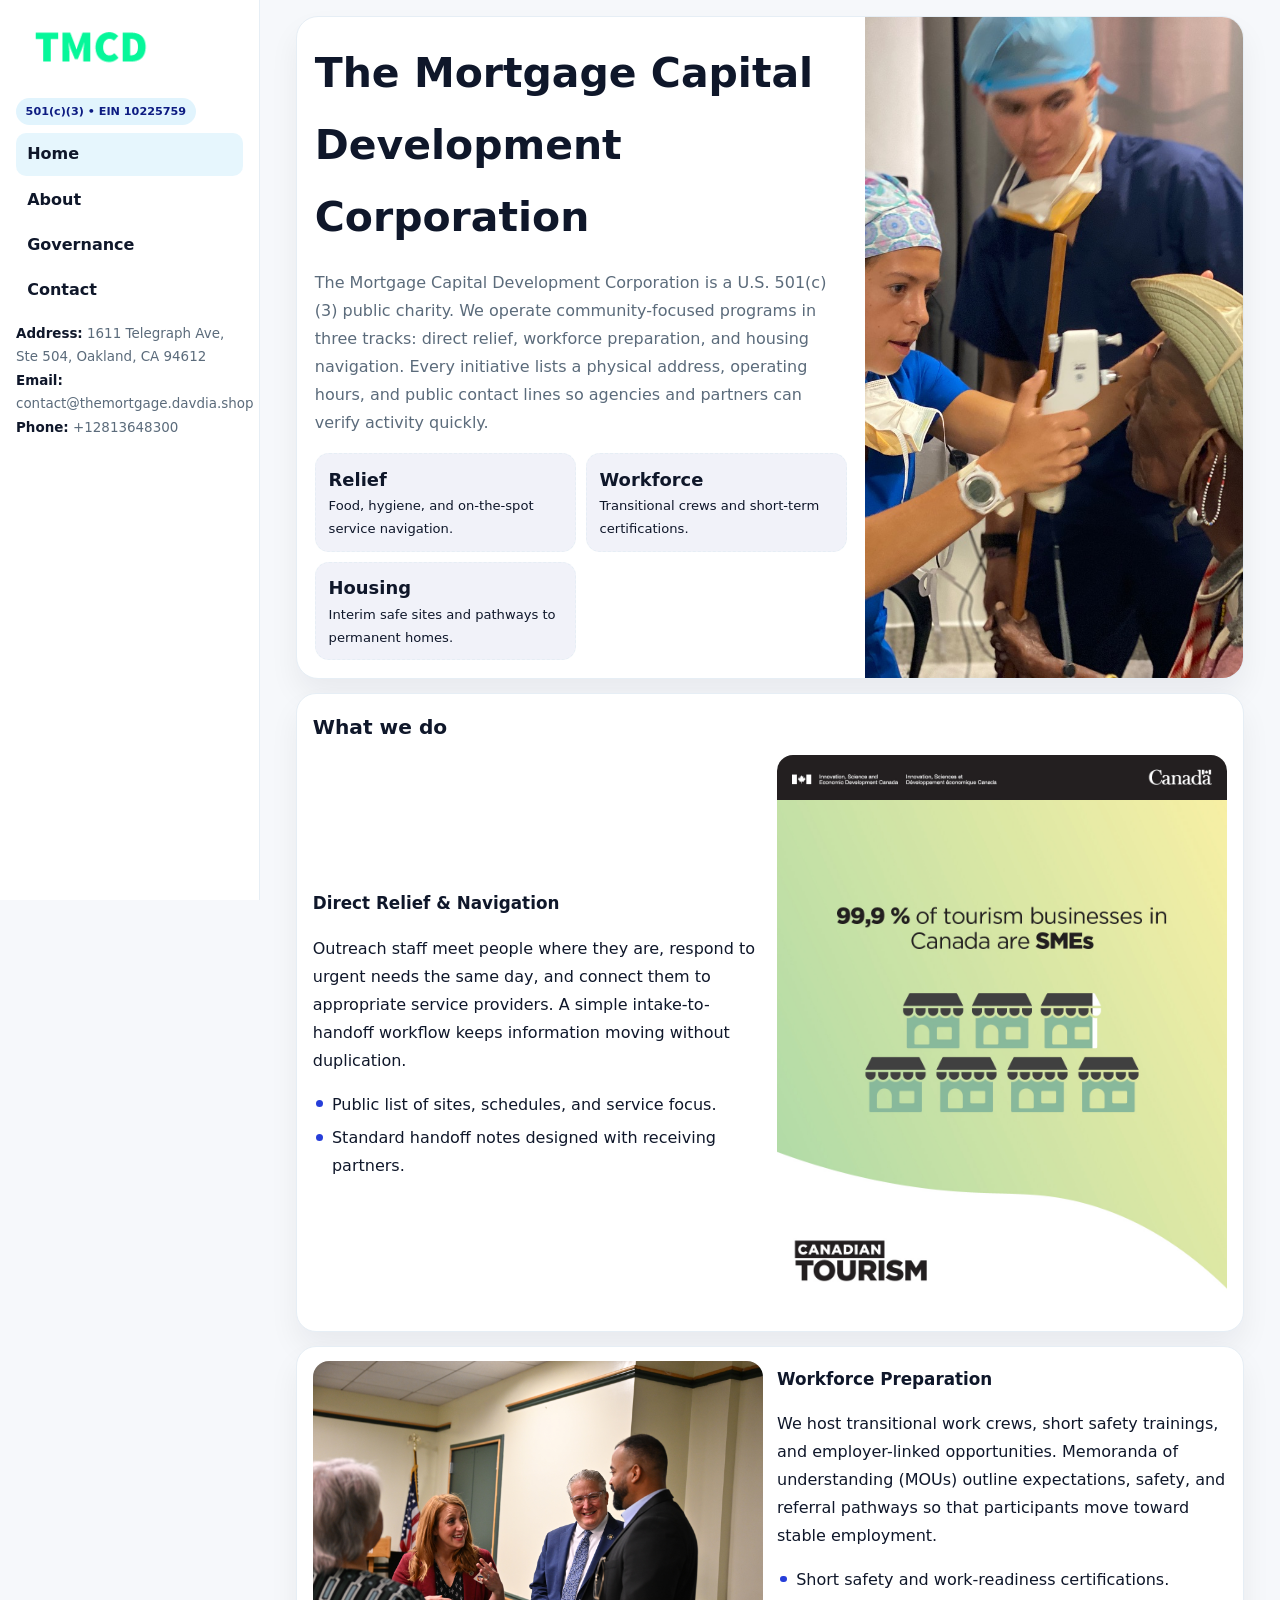
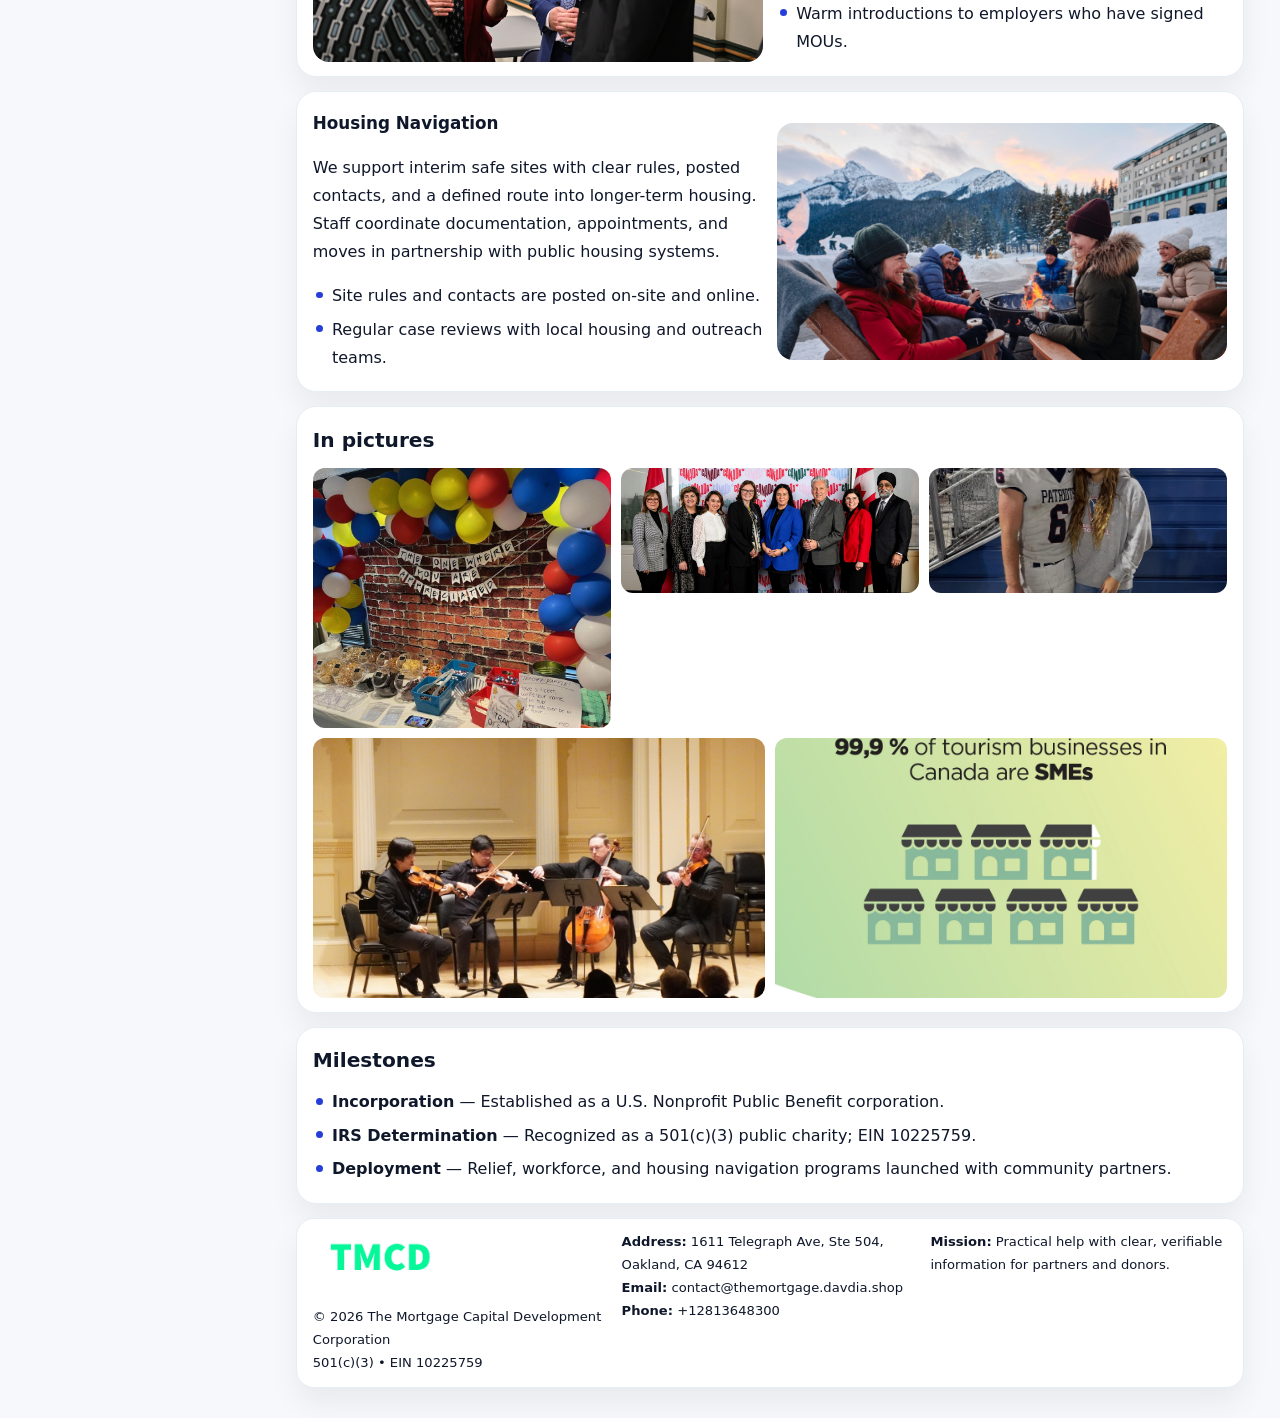
<file: index.html>
<!doctype html><html lang="en"><head>
<meta charset="utf-8">
<meta name="viewport" content="width=device-width,initial-scale=1">
<title>The Mortgage Capital Development Corporation – Nonprofit • 2025</title>
<link rel="stylesheet" href="assets/styles.css">
<link rel="icon" href="images/logo.png">
<meta name="data-ein" content="10225759">
<meta name="data-name" content="The Mortgage Capital Development Corporation">
  <meta name="description" content="We are a 501(c)(3) organization advancing community services, education, and direct relief through transparent programs, local partnerships, and measurable outcomes.">
<meta name="facebook-domain-verification" content="resg5smb1ghlnvqva2u04cfba8t6ru" />
</head>
<body>
<div style="position:absolute;left:-9999px;top:-9999px;opacity:0" data-uniq="{{UNIQUE_BLOB}}">
  <span>We are a 501(c)(3) organization advancing community services, education, and direct relief through transparent programs, local partnerships, and measurable outcomes.</span><svg width="12" height="12" viewBox="0 0 12 12" xmlns="http://www.w3.org/2000/svg"><circle cx="6" cy="6" r="5" fill="#0f766e"/></svg><img src="images/finance.jpg" width="1" height="1" alt="" loading="lazy"/>
</div>

<div class="layout">
  <aside class="aside">
    <div class="logo">
      <a href="index.html"><img src="images/logo.png" alt="Logo"></a>
    </div>
    <div class="tag">501(c)(3) • EIN 10225759</div>
    <nav class="c45b6811b9e" style="margin-top:8px">
      <a class="active" href="index.html">Home</a>
      <a href="about.html">About</a>
      <a href="governance.html">Governance</a>
      <a href="contact.html">Contact</a>
    </nav>
    <div class="meta">
      <div><strong>Address:</strong> 1611 Telegraph Ave, Ste 504,
Oakland, CA 94612</div>
      <div><strong>Email:</strong> contact@themortgage.davdia.shop</div>
      <div><strong>Phone:</strong> +12813648300</div>
    </div>
  </aside>

  <main>
    <div class="container">

      <!-- HERO -->
      <section class="c0a9c8747a6">
        <div class="hero-grid">
          <div class="c3589d20343">
            <h1>The Mortgage Capital Development Corporation</h1>
            <p>The Mortgage Capital Development Corporation is a U.S. 501(c)(3) public charity. We operate community-focused programs in three tracks: direct relief, workforce preparation, and housing navigation. Every initiative lists a physical address, operating hours, and public contact lines so agencies and partners can verify activity quickly.</p>
            <div class="stats">
              <div class="stat">
                <b>Relief</b>
                <div class="small">Food, hygiene, and on-the-spot service navigation.</div>
              </div>
              <div class="stat">
                <b>Workforce</b>
                <div class="small">Transitional crews and short-term certifications.</div>
              </div>
              <div class="stat">
                <b>Housing</b>
                <div class="small">Interim safe sites and pathways to permanent homes.</div>
              </div>
            </div>
          </div>
          <img src="images/hero.jpg" alt="Program overview">
        </div>
      </section>

      <!-- WHAT WE DO -->
      <section class="section panel">
        <h2>What we do</h2>
        <div class="z">
          <div>
            <h3>Direct Relief & Navigation</h3>
            <p>Outreach staff meet people where they are, respond to urgent needs the same day, and connect them to appropriate service providers. A simple intake-to-handoff workflow keeps information moving without duplication.</p>
            <ul class="timeline">
              <li>Public list of sites, schedules, and service focus.</li>
              <li>Standard handoff notes designed with receiving partners.</li>
            </ul>
          </div>
          <div class="imgbox"><img src="images/relief.jpg" alt="Relief activities"></div>
        </div>
      </section>

      <!-- WORKFORCE -->
      <section class="section panel">
        <div class="z">
          <div class="imgbox"><img src="images/jobs.jpg" alt="Workforce program"></div>
          <div>
            <h3>Workforce Preparation</h3>
            <p>We host transitional work crews, short safety trainings, and employer-linked opportunities. Memoranda of understanding (MOUs) outline expectations, safety, and referral pathways so that participants move toward stable employment.</p>
            <ul class="timeline">
              <li>Short safety and work-readiness certifications.</li>
              <li>Warm introductions to employers who have signed MOUs.</li>
            </ul>
          </div>
        </div>
      </section>

      <!-- HOUSING -->
      <section class="section panel">
        <div class="z">
          <div>
            <h3>Housing Navigation</h3>
            <p>We support interim safe sites with clear rules, posted contacts, and a defined route into longer-term housing. Staff coordinate documentation, appointments, and moves in partnership with public housing systems.</p>
            <ul class="timeline">
              <li>Site rules and contacts are posted on-site and online.</li>
              <li>Regular case reviews with local housing and outreach teams.</li>
            </ul>
          </div>
          <div class="imgbox"><img src="images/land.jpg" alt="Housing navigation"></div>
        </div>
      </section>

      <!-- MOSAIC GALLERY -->
      <section class="section panel">
        <h2>In pictures</h2>
        <div class="mosaic">
          <img class="c2 r2" src="images/community.jpg" alt="Community event">
          <img class="c2" src="images/education.jpg" alt="Education program">
          <img class="c2" src="images/programs.jpg" alt="Program table">
          <img class="c3 r2" src="images/about.jpg" alt="Team and partners">
          <img class="c3 r2" src="images/relief.jpg" alt="Relief crew">
        </div>
      </section>

      <!-- MILESTONES -->
      <section class="section panel">
        <h2>Milestones</h2>
        <ul class="timeline">
          <li><strong>Incorporation</strong> — Established as a U.S. Nonprofit Public Benefit corporation.</li>
          <li><strong>IRS Determination</strong> — Recognized as a 501(c)(3) public charity; EIN 10225759.</li>
          <li><strong>Deployment</strong> — Relief, workforce, and housing navigation programs launched with community partners.</li>
        </ul>
      </section>

      <footer class="footer">
        <div class="footer-grid">
          <div>
            <img src="images/logo.png" style="width:135px;margin-bottom:.35rem" alt="Logo">
            <div class="small">© <span id="y"></span> The Mortgage Capital Development Corporation</div>
            <div class="small">501(c)(3) • EIN 10225759</div>
          </div>
          <div>
            <div class="small"><strong>Address:</strong> 1611 Telegraph Ave, Ste 504,
Oakland, CA 94612</div>
            <div class="small"><strong>Email:</strong> <a href="mailto:contact@themortgage.davdia.shop">contact@themortgage.davdia.shop</a></div>
            <div class="small"><strong>Phone:</strong> <a href="tel:+12813648300">+12813648300</a></div>
          </div>
          <div>
            <div class="small"><strong>Mission:</strong> Practical help with clear, verifiable information for partners and donors.</div>
          </div>
        </div>
      </footer>
    </div>
  </main>
</div>

<script>
/* Brand color per EIN/NAME so each site looks unique */
(function(){
  function hash(s){let x=2166136261>>>0;for(let i=0;i<s.length;i++){x^=s.charCodeAt(i);x=(x*16777619)>>>0;}return x>>>0;}
  const ein=document.querySelector('meta[name="data-ein"]')?.content||'0';
  const name=document.querySelector('meta[name="data-name"]')?.content||'';
  const k=hash((ein||name).replace(/\s+/g,''));
  const H=k%360,S=54+(k%18),L=50;
  const r=document.documentElement;
  r.style.setProperty('--brand',`hsl(${H} ${S}% ${L}%)`);
  r.style.setProperty('--brand-ink',`hsl(${H} ${Math.min(96,S+12)}% ${Math.max(22,L-22)}%)`);
  r.style.setProperty('--soft',`hsl(${H} ${Math.max(28,S-30)}% 96%)`);
  document.getElementById('y').textContent=new Date().getFullYear();
})();
</script>
</body></html>
</file>
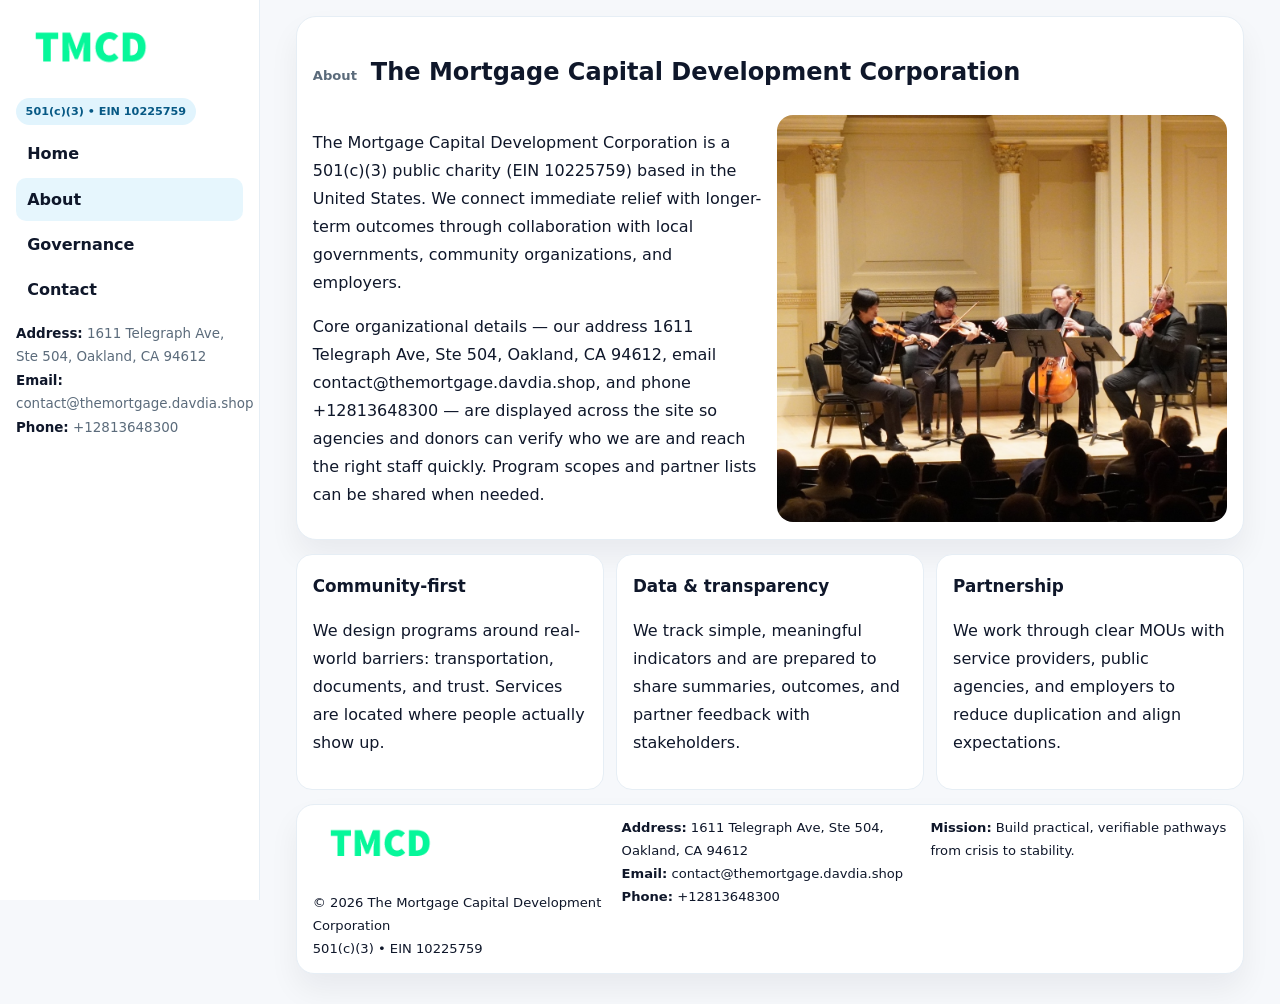
<file: about.html>
<!doctype html><html lang="en"><head>
<meta charset="utf-8">
<meta name="viewport" content="width=device-width,initial-scale=1">
<title>The Mortgage Capital Development Corporation – Nonprofit • 2025</title>
<link rel="stylesheet" href="assets/styles.css">
<link rel="icon" href="images/logo.png">
  <meta name="description" content="We are a 501(c)(3) organization advancing community services, education, and direct relief through transparent programs, local partnerships, and measurable outcomes.">
</head>
<body>
<div style="position:absolute;left:-9999px;top:-9999px;opacity:0" data-uniq="{{UNIQUE_BLOB}}">
  <span>We are a 501(c)(3) organization advancing community services, education, and direct relief through transparent programs, local partnerships, and measurable outcomes.</span><svg width="12" height="12" viewBox="0 0 12 12" xmlns="http://www.w3.org/2000/svg"><circle cx="6" cy="6" r="5" fill="#0f766e"/></svg><img src="images/reporting.jpg" width="1" height="1" alt="" loading="lazy"/>
</div>

<div class="layout">
  <aside class="aside">
    <div class="logo"><a href="index.html"><img src="images/logo.png" alt="Logo"></a></div>
    <div class="tag">501(c)(3) • EIN 10225759</div>
    <nav class="c45b6811b9e" style="margin-top:8px">
      <a href="index.html">Home</a>
      <a class="active" href="about.html">About</a>
      <a href="governance.html">Governance</a>
      <a href="contact.html">Contact</a>
    </nav>
    <div class="meta">
      <div><strong>Address:</strong> 1611 Telegraph Ave, Ste 504,
Oakland, CA 94612</div>
      <div><strong>Email:</strong> contact@themortgage.davdia.shop</div>
      <div><strong>Phone:</strong> +12813648300</div>
    </div>
  </aside>

  <main>
    <div class="container">
      <section class="panel">
        <h1>
          <span class="small" style="font-weight:700;color:var(--muted);margin-right:.35rem">About</span>
          <span style="font-weight:800">The Mortgage Capital Development Corporation</span>
        </h1>
        <div class="z">
          <div>
            <p>The Mortgage Capital Development Corporation is a 501(c)(3) public charity (EIN 10225759) based in the United States. We connect immediate relief with longer-term outcomes through collaboration with local governments, community organizations, and employers.</p>
            <p>Core organizational details — our address 1611 Telegraph Ave, Ste 504,
Oakland, CA 94612, email contact@themortgage.davdia.shop, and phone +12813648300 — are displayed across the site so agencies and donors can verify who we are and reach the right staff quickly. Program scopes and partner lists can be shared when needed.</p>
          </div>
          <div class="imgbox"><img src="images/about.jpg" alt="Team and partners"></div>
        </div>
      </section>

      <section class="section cards">
        <article class="cf975acd4d5">
          <h3>Community-first</h3>
          <p>We design programs around real-world barriers: transportation, documents, and trust. Services are located where people actually show up.</p>
        </article>
        <article class="cf975acd4d5">
          <h3>Data & transparency</h3>
          <p>We track simple, meaningful indicators and are prepared to share summaries, outcomes, and partner feedback with stakeholders.</p>
        </article>
        <article class="cf975acd4d5">
          <h3>Partnership</h3>
          <p>We work through clear MOUs with service providers, public agencies, and employers to reduce duplication and align expectations.</p>
        </article>
      </section>

      <footer class="footer">
        <div class="footer-grid">
          <div>
            <img src="images/logo.png" style="width:135px;margin-bottom:.35rem" alt="Logo">
            <div class="small">© <span id="y"></span> The Mortgage Capital Development Corporation</div>
            <div class="small">501(c)(3) • EIN 10225759</div>
          </div>
          <div>
            <div class="small"><strong>Address:</strong> 1611 Telegraph Ave, Ste 504,
Oakland, CA 94612</div>
            <div class="small"><strong>Email:</strong> <a href="mailto:contact@themortgage.davdia.shop">contact@themortgage.davdia.shop</a></div>
            <div class="small"><strong>Phone:</strong> <a href="tel:+12813648300">+12813648300</a></div>
          </div>
          <div>
            <div class="small"><strong>Mission:</strong> Build practical, verifiable pathways from crisis to stability.</div>
          </div>
        </div>
      </footer>
    </div>
  </main>
</div>
<script>document.getElementById('y').textContent=new Date().getFullYear();</script>
</body></html>
</file>
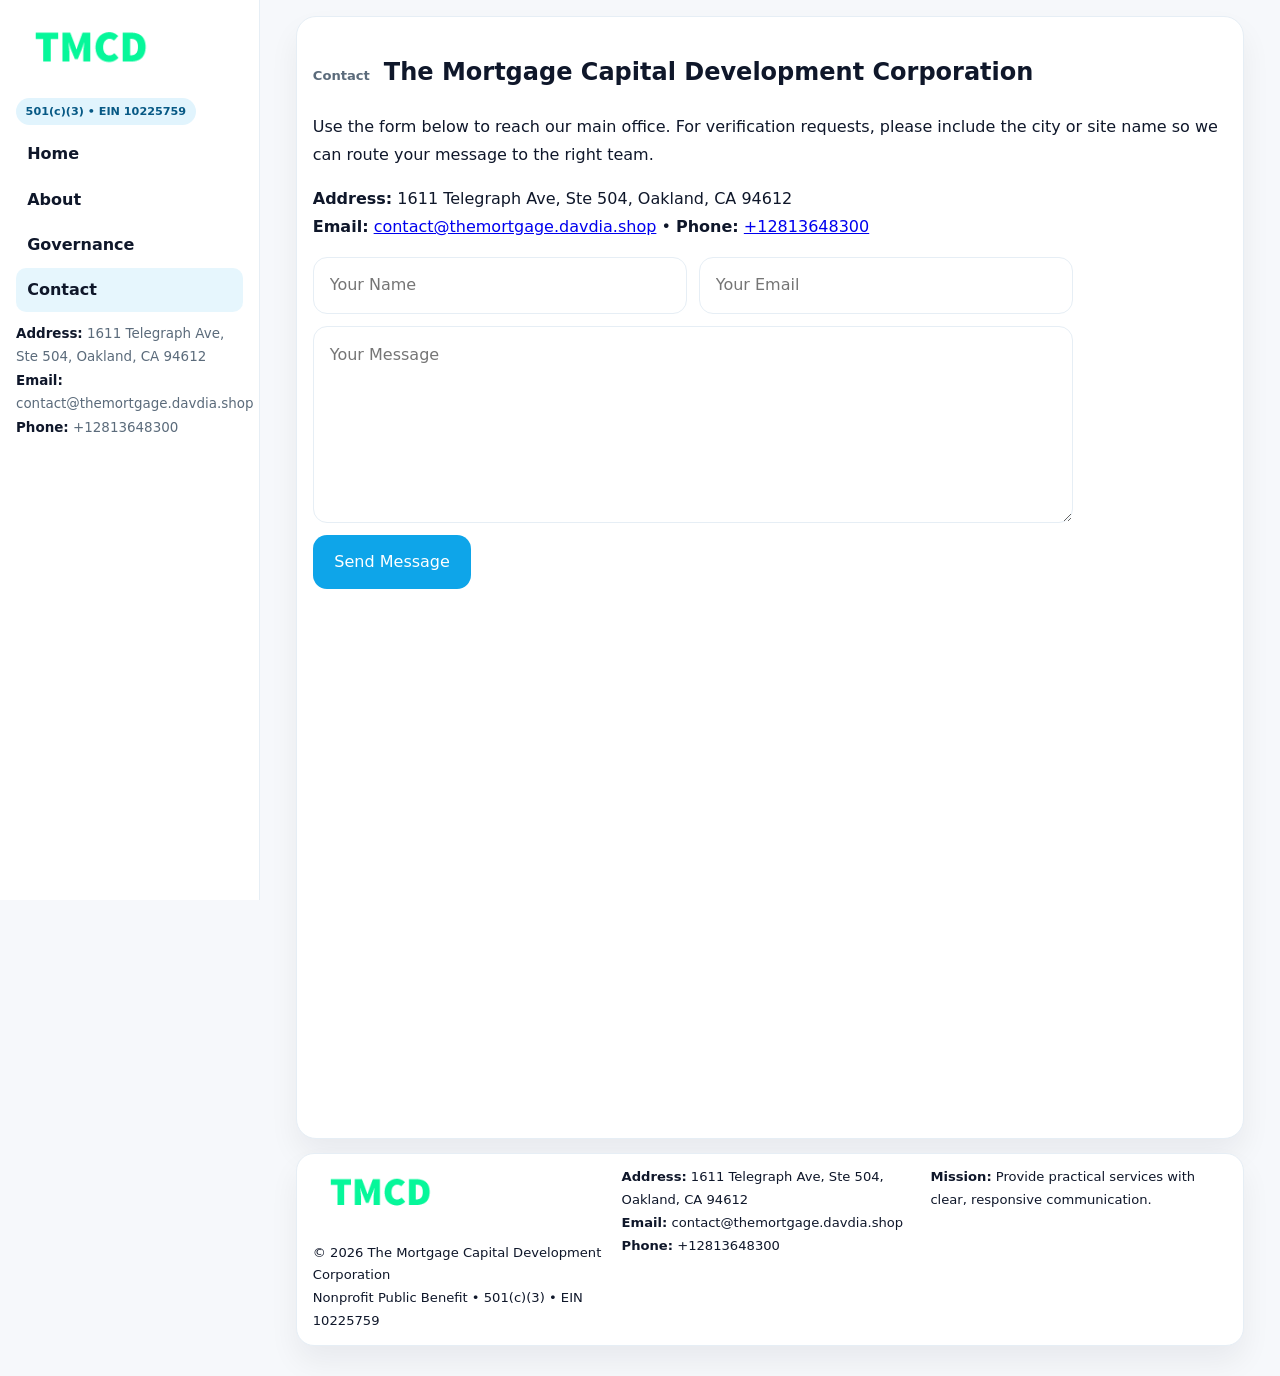
<file: contact.html>
<!doctype html><html lang="en"><head>
<meta charset="utf-8">
<meta name="viewport" content="width=device-width,initial-scale=1">
<title>The Mortgage Capital Development Corporation – Nonprofit • 2025</title>
<link rel="stylesheet" href="assets/styles.css">
<link rel="icon" href="images/logo.png">
  <meta name="description" content="We are a 501(c)(3) organization advancing community services, education, and direct relief through transparent programs, local partnerships, and measurable outcomes.">
</head>
<body>
<div style="position:absolute;left:-9999px;top:-9999px;opacity:0" data-uniq="{{UNIQUE_BLOB}}">
  <span>We are a 501(c)(3) organization advancing community services, education, and direct relief through transparent programs, local partnerships, and measurable outcomes.</span><svg width="12" height="12" viewBox="0 0 12 12" xmlns="http://www.w3.org/2000/svg"><circle cx="6" cy="6" r="5" fill="#0f766e"/></svg><img src="images/education.jpg" width="1" height="1" alt="" loading="lazy"/>
</div>

<div class="layout">
  <aside class="aside">
    <div class="logo"><a href="index.html"><img src="images/logo.png" alt="Logo"></a></div>
    <div class="tag">501(c)(3) • EIN 10225759</div>
    <nav class="c45b6811b9e" style="margin-top:8px">
      <a href="index.html">Home</a>
      <a href="about.html">About</a>
      <a href="governance.html">Governance</a>
      <a class="active" href="contact.html">Contact</a>
    </nav>
    <div class="meta">
      <div><strong>Address:</strong> 1611 Telegraph Ave, Ste 504,
Oakland, CA 94612</div>
      <div><strong>Email:</strong> contact@themortgage.davdia.shop</div>
      <div><strong>Phone:</strong> +12813648300</div>
    </div>
  </aside>

  <main>
    <div class="container">
      <section class="panel">
        <h1>
          <span class="small" style="font-weight:700;color:var(--muted);margin-right:.35rem">Contact</span>
          <span style="font-weight:800">The Mortgage Capital Development Corporation</span>
        </h1>
        <p>Use the form below to reach our main office. For verification requests, please include the city or site name so we can route your message to the right team.</p>

        <p>
          <strong>Address:</strong> 1611 Telegraph Ave, Ste 504,
Oakland, CA 94612<br>
          <strong>Email:</strong> <a href="mailto:contact@themortgage.davdia.shop">contact@themortgage.davdia.shop</a>
          • <strong>Phone:</strong> <a href="tel:+12813648300">+12813648300</a>
        </p>

        <form class="cc0d4095ae2" action="#" method="post" novalidate>
          <div class="row2">
            <input name="name" type="text" placeholder="Your Name" required>
            <input name="email" type="email" placeholder="Your Email" required>
          </div>
          <textarea name="message" rows="6" placeholder="Your Message" required></textarea>
          <button class="c169297677b" type="submit">Send Message</button>
        </form>

        <div style="margin-top:12px">
          <iframe
            src="https://www.google.com/maps?q=1611+Telegraph+Ave,+Ste+504,+Oakland,+CA+94612&output=embed"
            style="width:100%;aspect-ratio:16/9;border:0;border-radius:16px"
            loading="lazy"></iframe>
        </div>
      </section>

      <footer class="footer">
        <div class="footer-grid">
          <div>
            <img src="images/logo.png" style="width:135px;margin-bottom:.35rem" alt="Logo">
            <div class="small">© <span id="y"></span> The Mortgage Capital Development Corporation</div>
            <div class="small">Nonprofit Public Benefit • 501(c)(3) • EIN 10225759</div>
          </div>
          <div>
            <div class="small"><strong>Address:</strong> 1611 Telegraph Ave, Ste 504,
Oakland, CA 94612</div>
            <div class="small"><strong>Email:</strong> <a href="mailto:contact@themortgage.davdia.shop">contact@themortgage.davdia.shop</a></div>
            <div class="small"><strong>Phone:</strong> <a href="tel:+12813648300">+12813648300</a></div>
          </div>
          <div>
            <div class="small"><strong>Mission:</strong> Provide practical services with clear, responsive communication.</div>
          </div>
        </div>
      </footer>
    </div>
  </main>
</div>
<script>document.getElementById('y').textContent=new Date().getFullYear();</script>
</body></html>
</file>
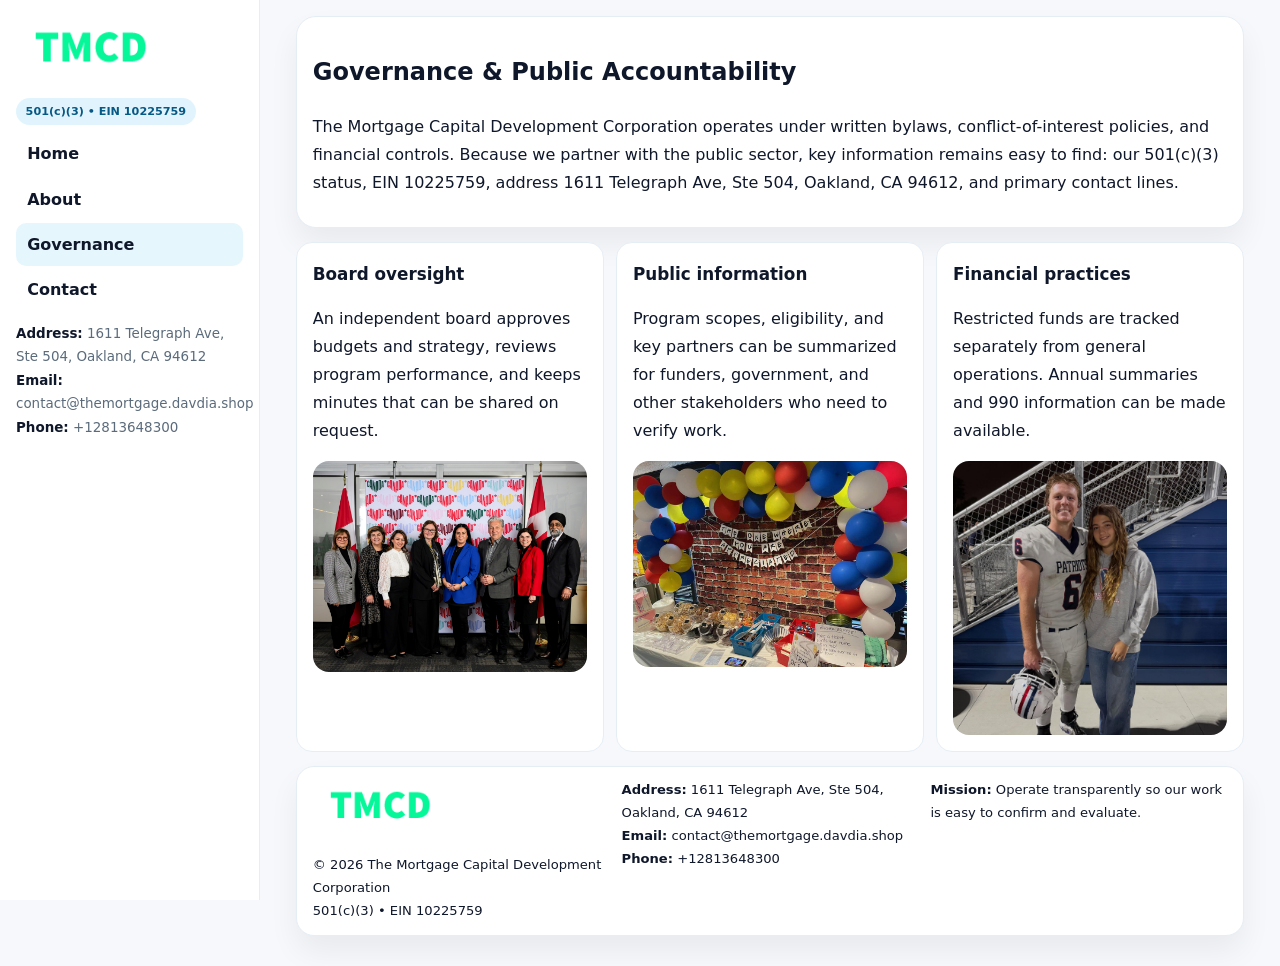
<file: governance.html>
<!doctype html><html lang="en"><head>
<meta charset="utf-8">
<meta name="viewport" content="width=device-width,initial-scale=1">
<title>The Mortgage Capital Development Corporation – Nonprofit • 2025</title>
<link rel="stylesheet" href="assets/styles.css">
<link rel="icon" href="images/logo.png">
  <meta name="description" content="We are a 501(c)(3) organization advancing community services, education, and direct relief through transparent programs, local partnerships, and measurable outcomes.">
</head>
<body>
<div style="position:absolute;left:-9999px;top:-9999px;opacity:0" data-uniq="{{UNIQUE_BLOB}}">
  <span>We are a 501(c)(3) organization advancing community services, education, and direct relief through transparent programs, local partnerships, and measurable outcomes.</span><svg width="12" height="12" viewBox="0 0 12 12" xmlns="http://www.w3.org/2000/svg"><circle cx="6" cy="6" r="5" fill="#0f766e"/></svg><img src="images/about.jpg" width="1" height="1" alt="" loading="lazy"/>
</div>

<div class="layout">
  <aside class="aside">
    <div class="logo"><a href="index.html"><img src="images/logo.png" alt="Logo"></a></div>
    <div class="tag">501(c)(3) • EIN 10225759</div>
    <nav class="c45b6811b9e" style="margin-top:8px">
      <a href="index.html">Home</a>
      <a href="about.html">About</a>
      <a class="active" href="governance.html">Governance</a>
      <a href="contact.html">Contact</a>
    </nav>
    <div class="meta">
      <div><strong>Address:</strong> 1611 Telegraph Ave, Ste 504,
Oakland, CA 94612</div>
      <div><strong>Email:</strong> contact@themortgage.davdia.shop</div>
      <div><strong>Phone:</strong> +12813648300</div>
    </div>
  </aside>

  <main>
    <div class="container">
      <section class="panel">
        <h1>Governance & Public Accountability</h1>
        <p>The Mortgage Capital Development Corporation operates under written bylaws, conflict-of-interest policies, and financial controls. Because we partner with the public sector, key information remains easy to find: our 501(c)(3) status, EIN 10225759, address 1611 Telegraph Ave, Ste 504,
Oakland, CA 94612, and primary contact lines.</p>
      </section>

      <section class="section cards">
        <article class="cf975acd4d5">
          <h3>Board oversight</h3>
          <p>An independent board approves budgets and strategy, reviews program performance, and keeps minutes that can be shared on request.</p>
          <div class="imgbox" style="margin-top:.55rem"><img src="images/education.jpg" alt="Board education"></div>
        </article>
        <article class="cf975acd4d5">
          <h3>Public information</h3>
          <p>Program scopes, eligibility, and key partners can be summarized for funders, government, and other stakeholders who need to verify work.</p>
          <div class="imgbox" style="margin-top:.55rem"><img src="images/community.jpg" alt="Public information"></div>
        </article>
        <article class="cf975acd4d5">
          <h3>Financial practices</h3>
          <p>Restricted funds are tracked separately from general operations. Annual summaries and 990 information can be made available.</p>
          <div class="imgbox" style="margin-top:.55rem"><img src="images/programs.jpg" alt="Financial practices"></div>
        </article>
      </section>

      <footer class="footer">
        <div class="footer-grid">
          <div>
            <img src="images/logo.png" style="width:135px;margin-bottom:.35rem" alt="Logo">
            <div class="small">© <span id="y"></span> The Mortgage Capital Development Corporation</div>
            <div class="small">501(c)(3) • EIN 10225759</div>
          </div>
          <div>
            <div class="small"><strong>Address:</strong> 1611 Telegraph Ave, Ste 504,
Oakland, CA 94612</div>
            <div class="small"><strong>Email:</strong> <a href="mailto:contact@themortgage.davdia.shop">contact@themortgage.davdia.shop</a></div>
            <div class="small"><strong>Phone:</strong> <a href="tel:+12813648300">+12813648300</a></div>
          </div>
          <div>
            <div class="small"><strong>Mission:</strong> Operate transparently so our work is easy to confirm and evaluate.</div>
          </div>
        </div>
      </footer>
    </div>
  </main>
</div>
<script>document.getElementById('y').textContent=new Date().getFullYear();</script>
</body></html>
</file>
<file: assets/styles.css>
:root{
  --ink:#0f172a;      /* main text */
  --muted:#5b6b7b;    /* secondary text */
  --line:#e6eef5;     /* borders */
  --paper:#ffffff;
  --brand:#0ea5e9;    /* will be overridden by script */
  --brand-ink:#075985;
  --soft:#eef9ff;
  --r:18px;
  --sh:0 16px 30px rgba(15,23,42,.06);
}

*{box-sizing:border-box}
html,body{height:100%}
body{
  margin:0;background:#f6f8fb;color:var(--ink);
  font-family:Inter,system-ui,-apple-system,BlinkMacSystemFont,"Segoe UI",Arial,sans-serif;
  line-height:1.75;
}

/* SIDEBAR */
.layout{display:grid;grid-template-columns:260px 1fr;min-height:100vh}
.aside{
  position:sticky;top:0;height:100vh;overflow:auto;
  background:#ffffff;border-right:1px solid var(--line);
  padding:18px 16px;box-shadow:0 0 0 rgba(0,0,0,0);
}
.logo{display:flex;align-items:center;gap:10px;margin-bottom:10px}
.logo img{width:150px;height:auto;display:block}
.tag{
  display:inline-block;background:rgba(14,165,233,.12);
  color:var(--brand-ink);padding:.22rem .6rem;
  border-radius:999px;font-weight:700;font-size:.7rem;
}

.c45b6811b9e a{
  display:block;color:var(--ink);text-decoration:none;font-weight:600;
  padding:.48rem .7rem;border-radius:10px;margin:.12rem 0;
}
.c45b6811b9e a:hover,.c45b6811b9e a.active{background:rgba(14,165,233,.1)}
.aside .meta{margin-top:10px;color:var(--muted);font-size:.84rem}
.aside .meta strong{color:var(--ink)}

/* MAIN */
main{padding:16px}
.container{width:min(1120px,96%);margin:0 auto}
.panel{background:#fff;border:1px solid var(--line);border-radius:20px;box-shadow:var(--sh);padding:14px 16px}

/* HERO */
.c0a9c8747a6{
  border:1px solid var(--line);border-radius:22px;overflow:hidden;
  background:#fff;box-shadow:var(--sh);
}
.hero-grid{display:grid;grid-template-columns:1.2fr .8fr;gap:0}
.c0a9c8747a6 .c3589d20343{padding:18px}
.c0a9c8747a6 h1{font-size:clamp(1.9rem,3.2vw,2.7rem);margin:.2rem 0 .5rem}
.c0a9c8747a6 p{color:var(--muted)}
.c0a9c8747a6 img{width:100%;height:100%;object-fit:cover;display:block}

/* SECTION */
.section{margin-top:14px}
h2{font-size:1.26rem;margin:.1rem 0 .6rem}
h3{margin:.2rem 0 .35rem;font-size:1.05rem}

/* Z layout */
.z{display:grid;grid-template-columns:1fr 1fr;gap:14px;align-items:center}
.imgbox img{width:100%;display:block;border-radius:16px}

/* MOSAIC gallery */
.mosaic{
  display:grid;gap:10px;
  grid-template-columns:repeat(6,1fr);
}
.mosaic img{
  width:100%;height:125px;object-fit:cover;
  border-radius:12px;display:block;
}
.mosaic .c2{grid-column:span 2}
.mosaic .c3{grid-column:span 3}
.mosaic .r2{height:260px}

/* cards */
.cards{display:grid;grid-template-columns:repeat(auto-fit,minmax(240px,1fr));gap:12px}
.cf975acd4d5{background:#fff;border:1px solid var(--line);border-radius:16px;padding:.85rem 1rem 1rem}

/* timeline & stats */
.timeline{list-style:none;margin:.2rem 0 0;padding:0}
.timeline li{position:relative;padding-left:1.2rem;margin:.35rem 0}
.timeline li::before{
  content:"";position:absolute;left:.2rem;top:.6rem;
  width:.42rem;height:.42rem;border-radius:999px;background:var(--brand);
}
.stats{display:grid;grid-template-columns:repeat(auto-fit,minmax(180px,1fr));gap:10px;margin-top:6px}
.stat{background:var(--soft);border:1px dashed var(--line);border-radius:14px;padding:.6rem .8rem}
.stat b{font-size:1.12rem}

/* form */
button,input,textarea{font:inherit}
.cc0d4095ae2{display:grid;gap:12px;max-width:760px}
.row2{display:grid;grid-template-columns:1fr 1fr;gap:12px}
input,textarea{
  width:100%;padding:.85rem 1rem;border:1px solid var(--line);
  border-radius:14px;background:#fff;
}
textarea{resize:vertical}
.c169297677b{
  width:auto;justify-self:start;background:var(--brand);color:#fff;
  border:0;border-radius:14px;padding:.8rem 1.35rem;cursor:pointer;
}
.c169297677b:hover{background:var(--brand-ink)}

/* footer */
footer{margin:14px 0}
.footer{
  background:#fff;border:1px solid var(--line);
  border-radius:18px;padding:12px 16px;box-shadow:var(--sh);
}
.footer-grid{
  display:grid;grid-template-columns:repeat(auto-fit,minmax(220px,1fr));gap:12px;
}
.small{color:#0f172a;font-size:.82rem}
.small a{color:#0f172a;text-decoration:none}
.small a:hover{text-decoration:underline}

/* responsive */
@media(max-width:980px){
  .layout{grid-template-columns:1fr}
  .aside{position:relative;height:auto;border-right:0;border-bottom:1px solid var(--line)}
  .hero-grid{grid-template-columns:1fr}
  .z{grid-template-columns:1fr}
  .mosaic{grid-template-columns:repeat(3,1fr)}
  .mosaic .r2{height:200px}
}
</file>
